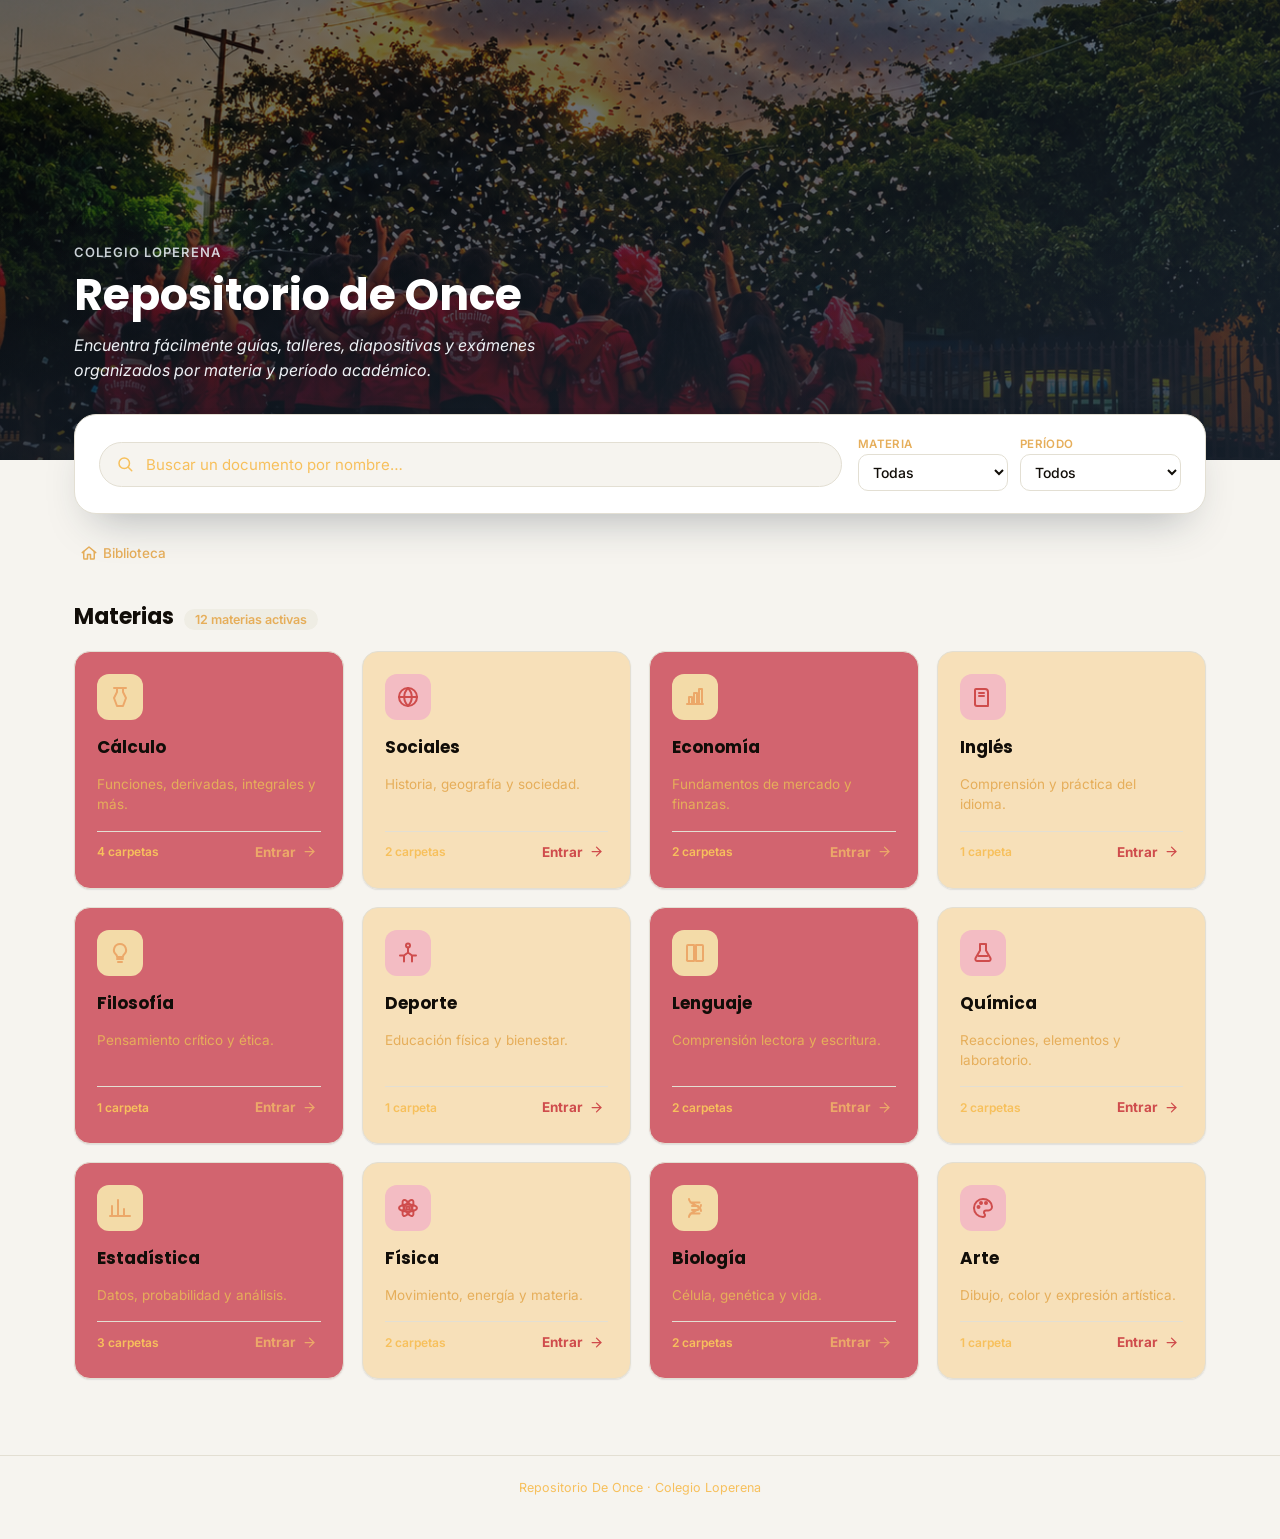
<file: index.html>
<!DOCTYPE html>
<html lang="es">
<head>
<meta charset="UTF-8">
<meta name="viewport" content="width=device-width, initial-scale=1.0">
<title>Portafolio Digital De Once</title>
<link rel="icon" type="image/png" href="assets/img/favicon.png">
<meta name="description" content="Portafolio digital del curso: guías, talleres, diapositivas y exámenes organizados por materia y período.">
<link rel="preconnect" href="https://fonts.googleapis.com">
<link rel="preconnect" href="https://fonts.gstatic.com" crossorigin>
<link href="https://fonts.googleapis.com/css2?family=Poppins:wght@500;600;700&family=Inter:wght@400;500;600;700&display=swap" rel="stylesheet">
<link rel="stylesheet" href="css/styles.css">
</head>
<body>

<!-- =====================================================
     HERO / PORTADA
     La imagen se referencia en assets/img/colegio.jpg
     Mientras no exista, se ve un degradado institucional de reemplazo.
====================================================== -->
<header class="hero">
  <div class="hero-media" aria-hidden="true"></div>
  <div class="hero-overlay"></div>
  <div class="hero-content">
    <p class="hero-eyebrow">Colegio Loperena</p>
    <h1>Repositorio de Once</h1>
    <p class="hero-subtitle">Encuentra fácilmente guías, talleres, diapositivas y exámenes organizados por materia y período académico.</p>
  </div>
</header>

<!-- Panel de búsqueda flotante, sobrepuesto al borde del hero -->
<div class="wrap">
  <section class="search-panel" aria-label="Buscar documentos">
    <div class="search-field">
      <svg class="ic" viewBox="0 0 24 24"><circle cx="11" cy="11" r="7"/><line x1="21" y1="21" x2="16.3" y2="16.3"/></svg>
      <input type="text" id="searchInput" placeholder="Buscar un documento por nombre…" autocomplete="off">
      <button id="clearSearch" class="icon-btn hidden" title="Limpiar búsqueda" aria-label="Limpiar búsqueda">
        <svg class="ic" viewBox="0 0 24 24"><line x1="18" y1="6" x2="6" y2="18"/><line x1="6" y1="6" x2="18" y2="18"/></svg>
      </button>
    </div>

    <div class="search-filters">
      <label class="filter-select">
        <span>Materia</span>
        <select id="filterSubject">
          <option value="">Todas</option>
        </select>
      </label>
      <label class="filter-select">
        <span>Período</span>
        <select id="filterPeriod">
          <option value="">Todos</option>
        </select>
      </label>
      <button id="resetFilters" class="btn-ghost small hidden">Limpiar filtros</button>
    </div>
  </section>

  <!-- =====================================================
       MIGAS DE PAN
  ====================================================== -->
  <nav class="breadcrumb" id="breadcrumb" aria-label="Ruta de navegación"></nav>

  <!-- =====================================================
       VISTA: RESULTADOS DE BÚSQUEDA / FILTROS
  ====================================================== -->
  <section id="view-results" class="view">
    <div class="section-title">
      <h2>Resultados</h2>
      <span class="count" id="resultsCount"></span>
    </div>
    <div class="doc-grid" id="resultsGrid"></div>
  </section>

  <!-- =====================================================
       VISTA: PÁGINA PRINCIPAL (materias)
  ====================================================== -->
  <section id="view-home" class="view active">
    <div class="section-title">
      <h2>Materias</h2>
      <span class="count" id="subjectCount"></span>
    </div>
    <div class="subject-grid" id="subjectGrid"></div>
  </section>

  <!-- =====================================================
       VISTA: MATERIA (carpetas)
  ====================================================== -->
  <section id="view-subject" class="view">
    <button class="btn-back" id="backFromSubject">
      <svg class="ic" viewBox="0 0 24 24"><line x1="19" y1="12" x2="5" y2="12"/><polyline points="12 19 5 12 12 5"/></svg>
      Volver
    </button>
    <div class="entity-header">
      <div class="entity-icon" id="subjectIcon"></div>
      <div>
        <h2 id="subjectName"></h2>
        <p class="entity-desc" id="subjectDesc"></p>
      </div>
    </div>
    <div class="section-title small">
      <h3>Carpetas</h3>
      <span class="count" id="folderCount"></span>
    </div>
    <div class="folder-grid" id="folderGrid"></div>
  </section>

  <!-- =====================================================
       VISTA: CARPETA (períodos + documentos)
  ====================================================== -->
  <section id="view-folder" class="view">
    <button class="btn-back" id="backFromFolder">
      <svg class="ic" viewBox="0 0 24 24"><line x1="19" y1="12" x2="5" y2="12"/><polyline points="12 19 5 12 12 5"/></svg>
      Volver
    </button>
    <div class="entity-header">
      <div class="entity-icon" id="folderIcon"></div>
      <div>
        <h2 id="folderTitle"></h2>
        <p class="entity-desc" id="folderSubtitle"></p>
      </div>
    </div>

    <div class="period-tabs" id="periodTabs" role="tablist"></div>
    <div class="doc-grid" id="docGrid"></div>
  </section>
</div>

<footer class="site-footer">
  <div class="wrap">
    <p>Repositorio De Once · Colegio Loperena</p>
  </div>
</footer>

<script src="js/app.js"></script>
</body>
</html>
</file>
<file: css/styles.css>
/* =====================================================================
   BIBLIOTECA DIGITAL 11-02 — Colegio Loperena
   Hoja de estilos — organizada por secciones para fácil mantenimiento
   ===================================================================== */

/* ---------- 1. TOKENS ---------- */
:root{
  /* paleta institucional: azules, verdes, beige, blanco */
  --bg:            #F6F4EF;
  --surface:       #FFFFFF;
  --surface-soft:  #EFEDE4;
  --line:          #E3DFD3;

  --ink:           #110d08;
  --ink-soft:      #e6ae5a;
  --ink-faint:     #f7c05c;

  --primary:       #2F6690;
  --primary-dark:  #3c5a72;
  --primary-tint:  #DCEAF3;

  --accent-green:  #4E8B67;
  --accent-green-tint: #E1EFE5;

  --current:       #c58846;
  --current-tint:  #F7E7D3;

  --radius-lg: 22px;
  --radius-md: 16px;
  --radius-sm: 10px;

  --shadow-sm: 0 1px 2px rgba(31,45,61,.06), 0 1px 0 rgba(31,45,61,.04);
  --shadow-md: 0 10px 24px -14px rgba(31,45,61,.28);
  --shadow-lg: 0 22px 44px -20px rgba(31,45,61,.35);

  --font-display:'Poppins', system-ui, sans-serif;
  --font-body:'Inter', system-ui, sans-serif;
}

*{ box-sizing:border-box; }
html{ scroll-behavior:smooth; }
body{
  margin:0;
  background:var(--bg);
  color:var(--ink);
  font-family:var(--font-body);
  -webkit-font-smoothing:antialiased;
}
h1,h2,h3,h4{ font-family:var(--font-display); margin:0; }
p{ margin:0; }
button{ font-family:inherit; cursor:pointer; }
a{ color:inherit; }
ul{ list-style:none; margin:0; padding:0; }
:focus-visible{ outline:3px solid var(--primary); outline-offset:2px; border-radius:6px; }
@media (prefers-reduced-motion: reduce){
  *{ animation-duration:.001ms !important; transition-duration:.001ms !important; }
}

.wrap{ max-width:1180px; margin:0 auto; padding:0 24px; }
.ic{ width:18px; height:18px; fill:none; stroke:currentColor; stroke-width:2; stroke-linecap:round; stroke-linejoin:round; flex-shrink:0; }
.hidden{ display:none !important; }

/* ---------- 2. HERO / PORTADA ---------- */
.hero{
  position:relative;
  min-height:clamp(320px, 42vw, 460px);
  display:flex;
  align-items:flex-end;
  overflow:hidden;
  isolation:isolate;
}
.hero-media{
  position:absolute; inset:0;
  z-index:0;
  background-image:
    linear-gradient(160deg, rgba(35,74,105,.55) 0%, rgba(31,45,61,.72) 100%),
    url('../assets/img/promoo.png');
  background-size:cover;
  background-position:center;
  /* Degradado institucional de respaldo mientras se agrega la foto real */
  background-color:#471717;
  background-image:
    linear-gradient(160deg, rgba(0, 0, 0, 0.55) 0%, rgba(31,45,61,.72) 100%),
    url('../assets/img/promoo.png'),
    linear-gradient(135deg, #740707 0%, #660606 45%, #4E8B67 100%);
}
.hero-overlay{
  position:absolute; inset:0; z-index:1;
  background:linear-gradient(to top, rgba(20,28,38,.55), rgba(20,28,38,0) 55%);
}
.hero-content{
  position:relative; z-index:2;
  max-width:1180px;
  margin:0 auto;
  padding:0 24px 76px;
  width:100%;
  color:#fff;
}
.hero-eyebrow{
  font-family:var(--font-body);
  font-weight:600;
  font-size:13px;
  letter-spacing:.08em;
  text-transform:uppercase;
  color:#EAF1F7;
  opacity:.85;
  margin-bottom:10px;
}
.hero h1{
  font-size:clamp(28px, 4.4vw, 44px);
  font-weight:700;
  line-height:1.12;
  margin-bottom:14px;
}
.hero-subtitle{
  max-width:560px;
  font-size:16px;
  line-height:1.6;
  color:#EDF1F5;
  font-style:italic;
  font-weight:400;
}

/* ---------- 3. PANEL DE BÚSQUEDA (flotante sobre el hero) ---------- */
.search-panel{
  position:relative;
  z-index:3;
  margin-top:-46px;
  background:var(--surface);
  border-radius:var(--radius-lg);
  box-shadow:var(--shadow-lg);
  border:1px solid var(--line);
  padding:22px 24px;
  display:flex;
  flex-wrap:wrap;
  gap:16px;
  align-items:center;
}
.search-field{
  flex:1 1 280px;
  display:flex; align-items:center; gap:10px;
  background:var(--bg);
  border:1.5px solid var(--line);
  border-radius:999px;
  padding:11px 16px;
  transition:border-color .18s ease, box-shadow .18s ease;
}
.search-field:focus-within{
  border-color:var(--primary);
  box-shadow:0 0 0 4px var(--primary-tint);
}
.search-field .ic{ color:var(--ink-faint); }
.search-field input{
  flex:1;
  border:none; outline:none; background:transparent;
  font-family:var(--font-body); font-size:15px; color:var(--ink);
}
.search-field input::placeholder{ color:var(--ink-faint); }

.search-filters{
  display:flex; align-items:center; gap:12px; flex-wrap:wrap;
}
.filter-select{
  display:flex; flex-direction:column; gap:3px;
  font-size:11.5px; font-weight:600; color:var(--ink-soft);
  text-transform:uppercase; letter-spacing:.03em;
}
.filter-select select{
  font-family:var(--font-body);
  font-size:14px; font-weight:500; color:var(--ink);
  background:var(--surface);
  border:1.5px solid var(--line);
  border-radius:var(--radius-sm);
  padding:8px 10px;
  min-width:150px;
  cursor:pointer;
  transition:border-color .18s ease;
}
.filter-select select:hover{ border-color:var(--primary); }

.icon-btn{
  border:none; background:var(--surface-soft); color:var(--ink-soft);
  width:30px; height:30px; border-radius:50%;
  display:flex; align-items:center; justify-content:center;
  transition:background .15s ease, color .15s ease;
}
.icon-btn:hover{ background:var(--primary-tint); color:var(--primary-dark); }

.btn-ghost{
  border:1.5px solid var(--line);
  background:transparent;
  color:var(--ink-soft);
  border-radius:999px;
  padding:9px 16px;
  font-size:13.5px;
  font-weight:600;
  transition:all .18s ease;
}
.btn-ghost:hover{ border-color:var(--primary); color:var(--primary-dark); background:var(--primary-tint); }
.btn-ghost.small{ padding:7px 14px; font-size:13px; }

/* ---------- 4. MIGAS DE PAN ---------- */
.breadcrumb{
  display:flex; align-items:center; flex-wrap:wrap; gap:6px;
  font-size:13.5px; color:var(--ink-soft);
  margin:26px 0 6px;
  min-height:20px;
}
.breadcrumb button{
  display:flex; align-items:center; gap:5px;
  background:none; border:none; color:var(--ink-soft);
  font-family:var(--font-body); font-size:13.5px; font-weight:500;
  padding:4px 6px; border-radius:8px;
  transition:background .15s ease, color .15s ease;
}
.breadcrumb button:hover{ background:var(--surface-soft); color:var(--ink); }
.breadcrumb .crumb-current{ color:var(--ink); font-weight:700; }
.breadcrumb .sep{ color:var(--ink-faint); display:flex; }
.breadcrumb .sep .ic{ width:14px; height:14px; }

/* ---------- 5. TÍTULOS DE SECCIÓN ---------- */
.section-title{
  display:flex; align-items:baseline; gap:10px;
  margin:34px 0 18px;
}
.section-title.small{ margin:30px 0 14px; }
.section-title h2{ font-size:22px; font-weight:700; }
.section-title h3{ font-size:17px; font-weight:700; }
.section-title .count{
  font-size:12.5px; font-weight:600; color:var(--ink-soft);
  background:var(--surface-soft); padding:3px 11px; border-radius:999px;
}

/* ---------- 6. VISTAS (SPA) ---------- */
.view{ display:none; }
.view.active{ display:block; }

/* ---------- 7. TARJETAS DE MATERIA ---------- */
.subject-grid{
  display:grid;
  grid-template-columns:repeat(auto-fill, minmax(250px,1fr));
  gap:18px;
  padding-bottom:12px;
}
.subject-card{
  position:relative;
  background:var(--card-bg);
  border:1px solid var(--line);
  border-radius:var(--radius-md);
  padding:22px;
  display:flex; flex-direction:column; gap:14px;
  box-shadow:var(--shadow-sm);
  transition:transform .2s cubic-bezier(.2,.8,.3,1), box-shadow .2s ease, border-color .2s ease;
}
.subject-card:hover{
  transform:translateY(-4px);
  box-shadow:var(--shadow-md);
  border-color:var(--card-tint, var(--primary));
}
.subject-card .sc-icon{
  width:46px; height:46px;
  border-radius:12px;
  display:flex; align-items:center; justify-content:center;
  background:var(--card-tint-bg, var(--primary-tint));
  color:var(--card-tint, var(--primary));
}
.subject-card .sc-icon .ic{ width:24px; height:24px; }
.subject-card h3{ font-size:17px; font-weight:700; }
.subject-card .sc-desc{ font-size:13.5px; color:var(--ink-soft); line-height:1.5; flex:1; }
.subject-card .sc-footer{
  display:flex; align-items:center; justify-content:space-between;
  padding-top:6px; border-top:1px solid var(--line);
  margin-top:2px;
}
.sc-count{ font-size:12px; color:var(--ink-faint); font-weight:600; }
.btn-enter{
  display:flex; align-items:center; gap:6px;
  background:none; border:none;
  font-size:13.5px; font-weight:700; color:var(--card-tint, var(--primary));
  padding:6px 4px;
  transition:gap .18s ease;
}
.btn-enter:hover{ gap:10px; }
.btn-enter .ic{ width:15px; height:15px; }

/* Tarjetas azules */
.subject-card:nth-child(odd){
    --card-bg:#be0e239f;
}

/* Tarjetas verdes */
.subject-card:nth-child(even){
    --card-bg:#f7deb0da;
}

/* ---------- 8. ENCABEZADO DE ENTIDAD (materia / carpeta) ---------- */
.btn-back{
  display:inline-flex; align-items:center; gap:7px;
  background:var(--surface); border:1.5px solid var(--line);
  border-radius:999px; padding:8px 16px 8px 12px;
  font-size:13.5px; font-weight:600; color:var(--ink-soft);
  margin-top:6px;
  transition:all .18s ease;
}
.btn-back:hover{ border-color:var(--primary); color:var(--primary-dark); background:var(--primary-tint); }

.entity-header{
  display:flex; align-items:center; gap:16px;
  margin:20px 0 4px;
}
.entity-icon{
  width:58px; height:58px; border-radius:16px;
  display:flex; align-items:center; justify-content:center;
  background:var(--card-tint-bg, var(--primary-tint));
  color:var(--card-tint, var(--primary));
  flex-shrink:0;
}
.entity-icon .ic{ width:28px; height:28px; }
.entity-header h2{ font-size:25px; font-weight:700; }
.entity-desc{ font-size:13.5px; color:var(--ink-soft); margin-top:3px; }

/* ---------- 9. CARPETAS ---------- */
.folder-grid{
  display:grid;
  grid-template-columns:repeat(auto-fill, minmax(210px,1fr));
  gap:16px;
}
.folder-card{
  display:flex; align-items:center; gap:14px;
  background:var(--surface);
  border:1px solid var(--line);
  border-radius:var(--radius-md);
  padding:18px;
  transition:transform .18s ease, box-shadow .18s ease, border-color .18s ease;
}
.folder-card:hover{
  transform:translateY(-3px);
  box-shadow:var(--shadow-md);
  border-color:var(--card-tint, var(--primary));
}
.folder-card .fc-icon{
  width:42px; height:42px; border-radius:11px;
  display:flex; align-items:center; justify-content:center;
  background:var(--card-tint-bg, var(--primary-tint));
  color:var(--card-tint, var(--primary));
  flex-shrink:0;
}
.folder-card .fc-icon .ic{ width:21px; height:21px; }
.folder-card .fc-name{ font-size:15px; font-weight:700; text-align:left; }
.folder-card .fc-count{ font-size:12px; color:var(--ink-faint); margin-top:2px; }

/* ---------- 10. PESTAÑAS DE PERÍODO ---------- */
.period-tabs{
  display:flex; gap:8px; flex-wrap:wrap;
  margin:24px 0 22px;
}
.period-tab{
  position:relative;
  display:flex; align-items:center; gap:8px;
  background:var(--surface);
  border:1.5px solid var(--line);
  border-radius:999px;
  padding:9px 16px;
  font-weight:600; font-size:13.5px; color:var(--ink-soft);
  transition:all .18s ease;
}
.period-tab .badge{
  font-size:11px; font-weight:700;
  background:var(--surface-soft); color:var(--ink-soft);
  border-radius:999px; padding:1px 7px;
}
.period-tab.active{
  background:var(--primary); border-color:var(--primary); color:#fff;
}
.period-tab.active .badge{ background:rgba(255,255,255,.22); color:#fff; }
.period-tab.is-current:not(.active){ border-color:var(--current); color:var(--current); }
.period-tab.is-current:not(.active) .badge{ background:var(--current-tint); color:var(--current); }
.period-tab .tag-current{
  font-size:10px; font-weight:700; text-transform:uppercase; letter-spacing:.03em;
  background:var(--current); color:#5f8b4d; border-radius:999px; padding:2px 7px;
}
.period-tab.active .tag-current{ background:rgba(255,255,255,.25); }

/* ---------- 11. TARJETAS DE DOCUMENTO ---------- */
.doc-grid{
  display:grid;
  grid-template-columns:repeat(auto-fill, minmax(270px,1fr));
  gap:14px;
}
.doc-card{
  display:flex; flex-direction:column; gap:12px;
  background:var(--surface);
  border:1px solid var(--line);
  border-radius:var(--radius-md);
  padding:18px;
  transition:box-shadow .18s ease, border-color .18s ease;
}
.doc-card:hover{ box-shadow:var(--shadow-md); border-color:var(--primary); }
.doc-top{ display:flex; align-items:flex-start; gap:12px; }
.doc-pdf-icon{
  width:38px; height:38px; border-radius:10px;
  background:#ddca8d; color:#e63f29;
  display:flex; align-items:center; justify-content:center;
  flex-shrink:0;
}
.doc-pdf-icon .ic{ width:19px; height:19px; }
.doc-title{ font-size:14.5px; font-weight:700; line-height:1.35; }
.doc-meta-list{
  display:flex; flex-wrap:wrap; gap:6px 10px;
  font-size:12px; color:var(--ink-soft);
}
.doc-meta-list span{ display:flex; align-items:center; gap:4px; }
.doc-meta-list .ic{ width:13px; height:13px; color:var(--ink-faint); }
.doc-actions{ display:flex; gap:8px; margin-top:2px; }
.doc-btn{
  flex:1;
  display:flex; align-items:center; justify-content:center; gap:6px;
  border:1.5px solid var(--line);
  background:var(--surface);
  border-radius:var(--radius-sm);
  padding:9px 10px;
  font-size:13px; font-weight:700; color:var(--ink);
  text-decoration:none;
  transition:all .16s ease;
}
.doc-btn .ic{ width:15px; height:15px; }
.doc-btn.primary{ background:var(--primary); border-color:var(--primary); color:#fff; }
.doc-btn.primary:hover{ background:var(--primary-dark); }
.doc-btn:not(.primary):hover{ border-color:var(--primary); color:var(--primary-dark); background:var(--primary-tint); }

/* ---------- 12. ESTADO VACÍO ---------- */
.empty-state{
  grid-column:1 / -1;
  border:1.5px dashed var(--line);
  border-radius:var(--radius-md);
  padding:38px 20px;
  text-align:center;
  color:var(--ink-soft);
  font-size:14px;
  line-height:1.6;
  background:var(--surface-soft);
}
.empty-state .ee-icon{
  width:34px; height:34px; margin:0 auto 10px;
  color:var(--ink-faint);
}

/* ---------- 13. PIE DE PÁGINA ---------- */
.site-footer{
  margin-top:64px;
  padding:24px 0 44px;
  border-top:1px solid var(--line);
  color:var(--ink-faint);
  font-size:12.5px;
  text-align:center;
}

/* ---------- 14. RESPONSIVE ---------- */
@media (max-width:720px){
  .search-panel{ flex-direction:column; align-items:stretch; padding:18px; }
  .search-filters{ justify-content:space-between; }
  .filter-select select{ min-width:0; width:100%; }
  .hero-content{ padding-bottom:64px; }
}
@media (max-width:480px){
  .doc-actions{ flex-direction:column; }
  .subject-grid, .folder-grid, .doc-grid{ grid-template-columns:1fr; }
}
</file>
